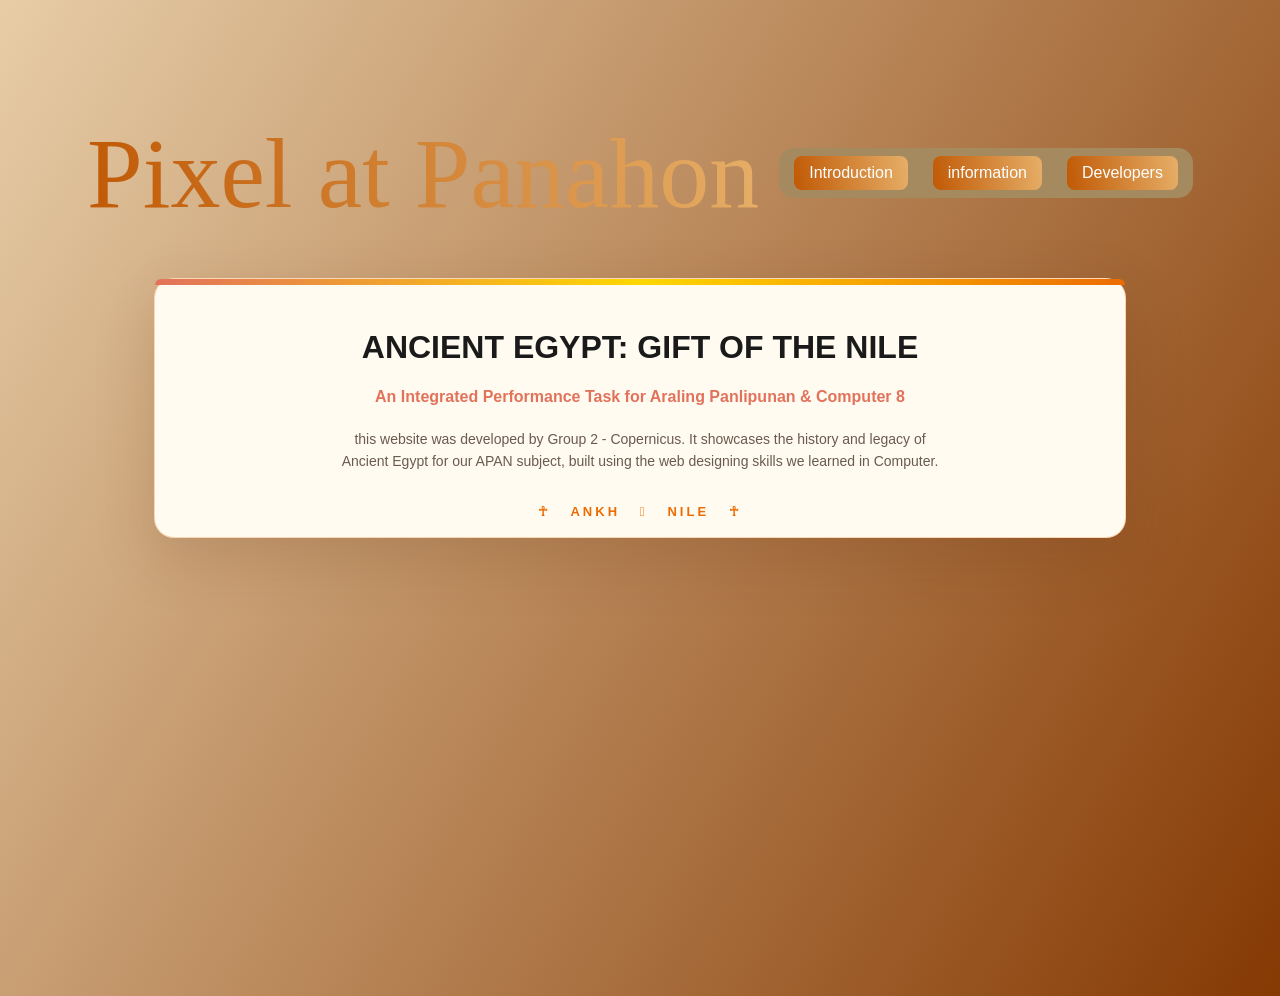
<file: index.html>
<!DOCTYPE html>
<html lang="tl">
<head>
    <meta charset="utf-8">
     
    <title>Pixel at Panahaon</title>
    <link rel="icon" type="image/x-icon" href=" favicon.ico">
    <link rel=" stylesheet" href="style.css">
</head>
<body>

    <header class="floating-header">
    <div class="logo">Pixel at Panahon</div>
    <nav class="nav-links">
        <a href="index.html">Introduction</a>
        <a href="info.html" >information</a>
        <a href="dev.html">Developers</a>
    </nav>
    
    </header>
    
   
    <div class="index-container">
     <div class="index-card">
        <h1>ANCIENT EGYPT: GIFT OF THE NILE</h1>
        <p class="subtitle"> An Integrated Performance Task for Araling Panlipunan & Computer 8</p>
        <p class="description">this website was developed by Group 2 - Copernicus. It showcases the history and legacy of Ancient Egypt for our APAN subject, built using the web designing skills we learned in Computer. </p>
        <div class="glyphs">☥ &nbsp; ANKH &nbsp; 𓂀 &nbsp; NILE &nbsp; ☥</div>
  </div>
</div>
     </div>
    </div> 
</body>
</html>
</file>
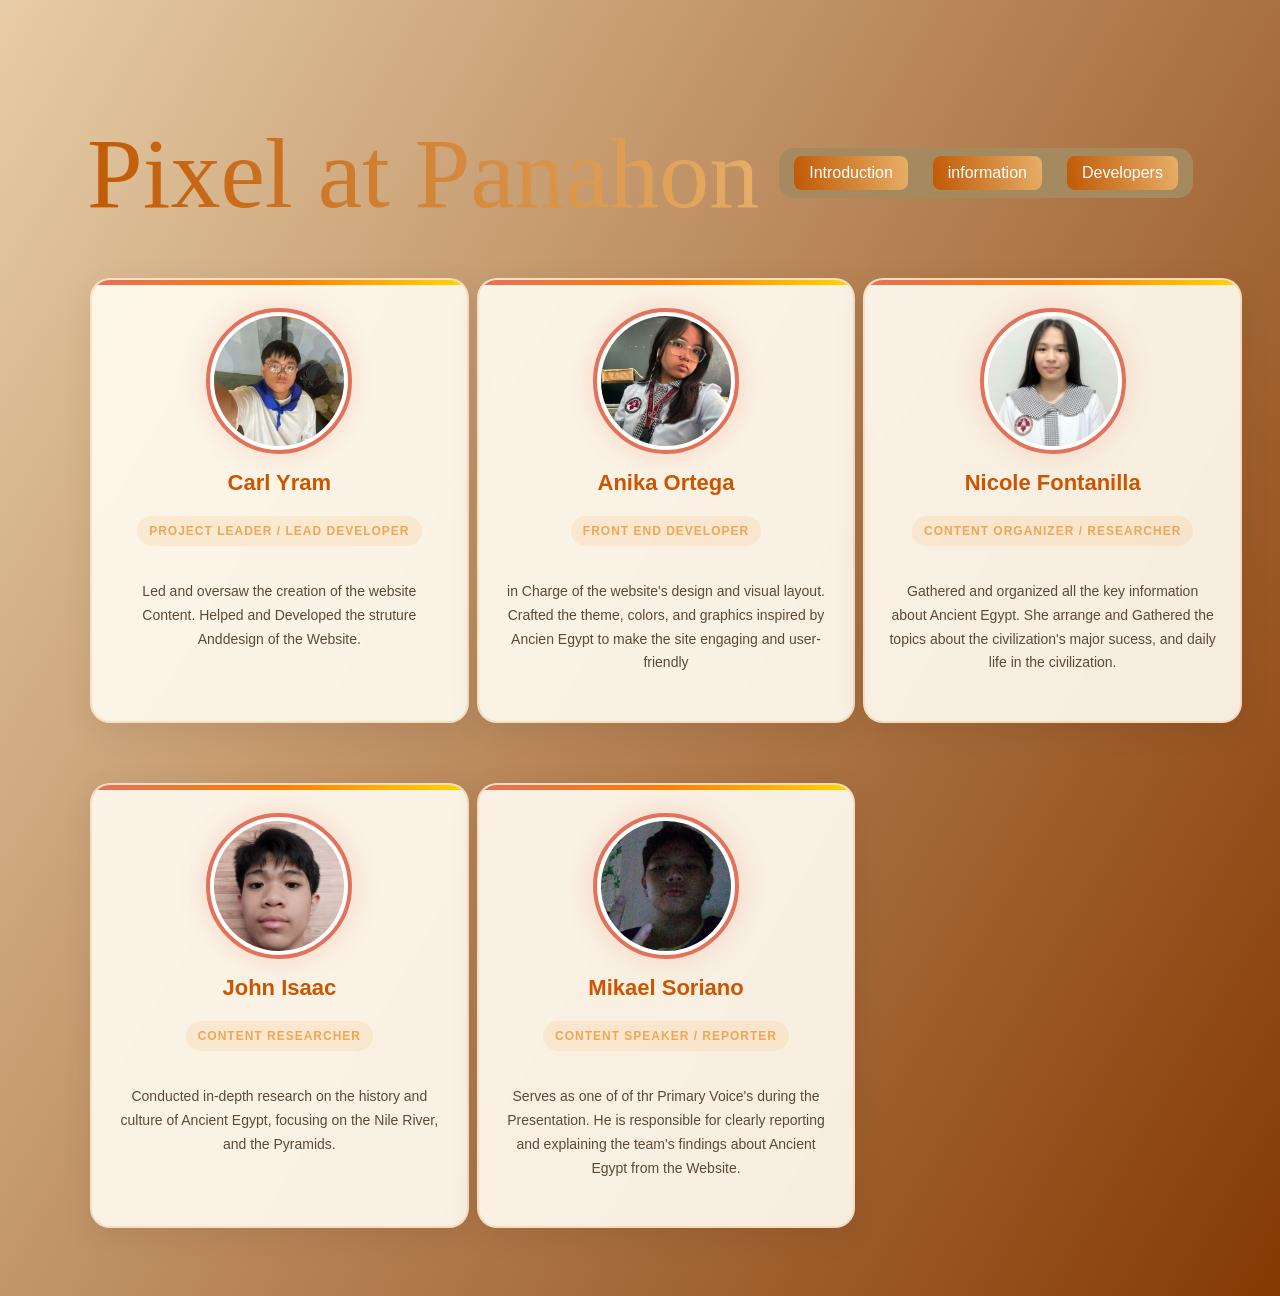
<file: dev.html>
<!DOCTYPE html>
<html lang="tl">
<head>
    <meta charset="utf-8">
    
    <title>Pixel at Panahaon</title>
    <link rel="icon" type="image/x-icon" href=" favicon.ico">
    <link rel=" stylesheet" href="style.css">
</head>
<body>

    <header class="floating-header">
    <div class="logo">Pixel at Panahon</div>
    <nav class="nav-links">
        <a href="index.html">Introduction</a>
        <a href="info.html">information</a>
        <a href="dev.html">Developers</a>
    </nav>
    
    </header>

    <div class="team-container">
    <div class="card">
        <img src="carldev.jpg" alt="Carl dev pic" class="avatar">
        <h2>Carl Yram</h2>
        <p class="role">PROJECT LEADER / LEAD DEVELOPER</p>
        <p class="desc">
            Led and oversaw the creation of the website Content.
            Helped and Developed the struture Anddesign of the Website.
        </p>
    </div>

    <div class="card">
        <img src="anikadev.jpg" alt="Anika dev pic" class="avatar">
        <h2>Anika Ortega</h2>
        <p class="role">FRONT END DEVELOPER</p>
        <p class="desc">
            in Charge of the website's design and 
            visual layout. Crafted the theme,
            colors, and graphics inspired by
            Ancien Egypt to make the site 
            engaging and user-friendly
        </p>
    </div>

    <div class="card">
        <img src="nicoledev.jpg" alt="Nicole dev pic" class="avatar">
        <h2>Nicole Fontanilla</h2>
        <p class="role">CONTENT ORGANIZER / RESEARCHER</p>
        <p class="desc">
           Gathered and organized all the key
           information about Ancient Egypt.
           She arrange and Gathered the topics
           about the civilization's major sucess, 
           and daily life in the civilization.
        </p>
    </div>

    <div class="card">
        <img src="isaacdev.jpg" alt="Isaac dev pic" class="avatar">
        <h2>John Isaac</h2>
        <p class="role">CONTENT RESEARCHER</p>
        <p class="desc">
            Conducted in-depth research on the
            history and culture of Ancient Egypt,
            focusing on the Nile River, and the 
            Pyramids.
        </p>
    </div>

    <div class="card">
        <img src="mikaeldev.jpg" alt="Mikael dev pic" class="avatar">
        <h2>Mikael Soriano</h2>
        <p class="role">CONTENT SPEAKER / REPORTER</p>
        <p class="desc">
            Serves as one of  of thr Primary
            Voice's during the Presentation.
            He is responsible for clearly 
            reporting and explaining the team's
            findings about Ancient Egypt from the Website.
        </p>
    </div>
</div>

</body>
</html>
</file>
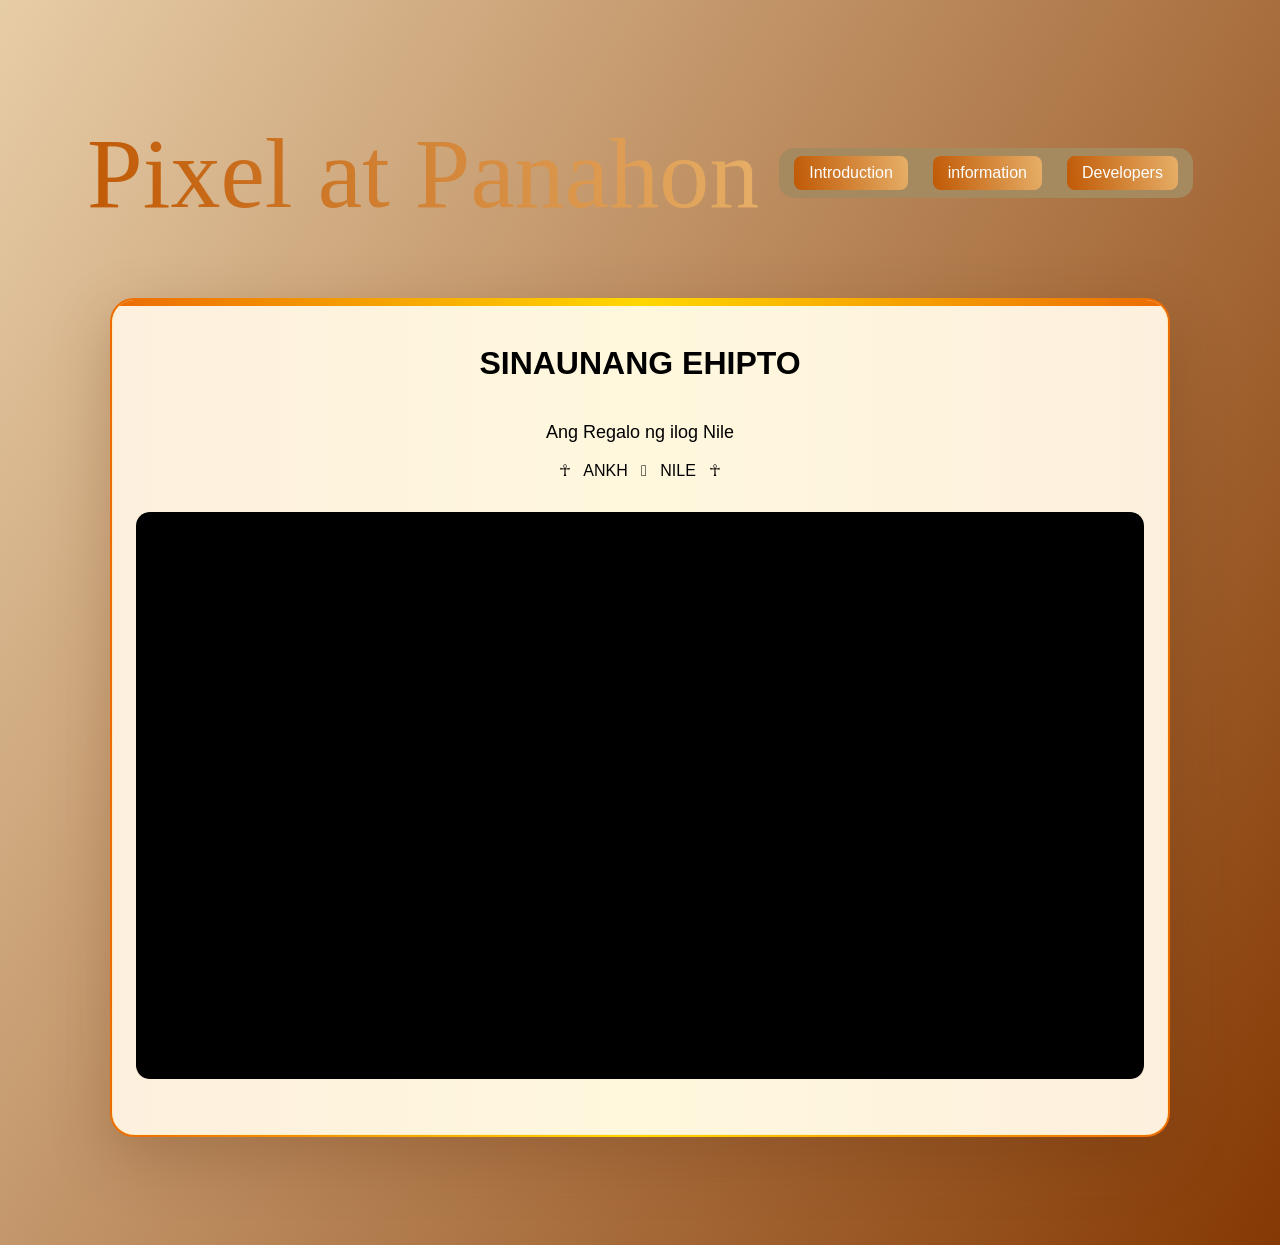
<file: info.html>
<!DOCTYPE html>
<html lang="tl">
<head>
    <meta charset="utf-8">
    
    <title>Pixel at Panahaon</title>
    <link rel="icon" type="image/x-icon" href=" favicon.ico">
    <link rel=" stylesheet" href="style.css">
</head>
<body>

    <header class="floating-header">
    <div class="logo">Pixel at Panahon</div>
    <nav class="nav-links">
        <a href="index.html">Introduction</a>
        <a href="info.html">information</a>
        <a href="dev.html">Developers</a>
    </nav>
    
    </header>

     <div class="cards-wrapper">
     <div class="info-card">
        <h1>SINAUNANG EHIPTO
        </h1>
        <p class="subtitle">Ang Regalo ng ilog Nile</p>
        <div class="glyphs">☥ &nbsp; ANKH &nbsp; 𓂀 &nbsp; NILE &nbsp; ☥</div>
        <p class="description">
           <div style="position:relative; width:100%; padding-bottom:56.25%; height:0; overflow:hidden; border-radius:12px;">
  <iframe src="https://1drv.ms/p/c/2D1FF7A0EC17379D/IQSNAqmyvAKvTp5ECKojRt7dAQKyxtUPY8mBy14MA1rA8XI?em=2&amp;wdAr=1.7777777777777777"
  style="position:absolute; top:0; left:0; width:100%; height:100%;"
  frameborder="0" allowfullscreen></iframe>
</div>
         </p>
     </div>
     
</body>
</html>
</file>
<file: style.css>
body{
   background: linear-gradient(120deg, #e7cda7 0%, #853903 100%);
    color: #fif5f9;
    min-height: 100vh;
    padding: 40px 20px;
}





.floating-header{
    display: flex;
    flex-direction: ;
    justify-content: center;
    align-items: center;
    gap: 20px;
    padding: 20px;
    height: 10vh;
    text-align: center;
    padding-top: 80px;
}
.logo{
    font-family:'Franklin Gothic Medium';
    font-size: 100px;
    padding-top: 0px;
    background: linear-gradient(80deg, #c05905 0%, #e6af68 100%);
    -webkit-background-clip: text;
    -webkit-text-fill-color: transparent;
}

.nav-links{
    display: flex;
    gap: 25px;
    background: #a5895f;
    padding: 8px 15px;
    border-radius: 15px;
}
.nav-links a{
    text-decoration: none;
    color: white;
    font-weight: 600px;
    font-size: 16px;
    padding: 8px 15px;
    border-radius: 8px;
    transition: 0.3s;
    background: linear-gradient(80deg, #c05905 0%, #e6af68 100%);
}
.nav-links a:hover{
    background: linear-gradient(100deg, #BF953F 0%, #FCF6BA 25%, #B38728 50%, #FBF5B7 75%, #AA771C 100%);
    color: #0F1B2D;
    transform: translateY(-2px);
}

.cards-wrapper {
  display: flex;
  flex-direction: column;
  justify-content: center;
  align-items: center;    
  gap: 24px; 
  flex-wrap: wrap; 
  padding: 40px 20px;
  min-height: 60vh; 
  margin-top: 100px;
}

/* MOBILE - CARD ONLY CENTERED WITH GAPS */
@media (max-width: 768px){
  .index-container{
    padding-left: 20px !important;
    padding-right: 20px !important;
    display: flex !important;
    justify-content: center !important;
  }

  .index-card{
    width: 100% !important;
    max-width: 100% !important;
    margin-left: auto !important;
    margin-right: auto !important;
    box-sizing: border-box !important;
  }
}

.index-card{
  background: #FFFBF0;
  border-radius: 20px;
  padding: 50px 60px 65px 60px; /* extra bottom space for glyphs */
  text-align: center;

  width: 100%;
  max-width: 850px;
  margin: 40px auto;
  flex: none;

  border: 1px solid rgba(236, 108, 4, 0.25);
  box-shadow: 0 20px 60px rgba(92,44,12,0.18);
  position: relative;
  overflow: visible;

  display: flex;
  flex-direction: column;
  justify-content: center;
  align-items: center; /* THIS centers subtitle */
  gap: 18px;
}

/* Gold top line */
.index-card::before{
  content: "";
  position: absolute;
  top: 0; left: 0; width: 100%; height: 6px;
  background: linear-gradient(90deg, #E2725B, #FFD700, #ec6c04);
  border-radius: 20px 20px 0 0;
}

/* TITLE - centered */
.index-card h1{
  width: 100%;
  text-align: center;
  font-size: 32px;
  font-weight: 900;
  color: #1a1a1a;
  margin: 0;
}

/* SUBTITLE - NOW FORCED CENTER */
.index-card h3,
.index-card .subtitle,
.index-card p.subtitle{
  width: 100%;
  text-align: center !important;
  display: block;
  font-size: 16px;
  font-weight: 700;
  color: #E2725B;
  margin: 0 auto;
}

/* DESCRIPTION - centered */
.index-card p{
  width: 100%;
  text-align: center;
  font-size: 14px;
  color: #6b5a4f;
  line-height: 1.6;
  max-width: 600px;
  margin: 0 auto;
}

.index-card .glyphs{
  position: absolute;
  bottom: 18px;
  left: 0;
  width: 100%;
  text-align: center;
  font-size: 13px;
  letter-spacing: 3px;
  color: #ec6c04;
  font-weight: 800;
  opacity: 1;
}

.info-card{
  background: rgba(255, 251, 240, 0.92);
  backdrop-filter: blur(12px);
  border-radius: 24px;
  padding: 24px;
  text-align: center;

  /* Make it full width and centered */
  width: 100%;
  max-width: 1050px;
  margin: 20px auto;
  min-width: auto;

  /* EGYPTIAN GOLD FRAME */
  border: 2px solid transparent;
  background-image: 
    linear-gradient(rgba(255,251,240,0.92), rgba(255,251,240,0.92)),
    linear-gradient(90deg, #ec6c04, #FFD700, #ec6c04);
  background-origin: border-box;
  background-clip: padding-box, border-box;
  box-shadow: 
    0 20px 60px rgba(92, 44, 12, 0.25),
    0 0 0 1px rgba(255, 215, 0, 0.15) inset;

  display: flex;
  flex-direction: column;
  position: relative;
  overflow: hidden;
  transition: all 0.4s ease;
}

/* Top gold bar like a temple */
.info-card::before{
  content: "";
  position: absolute;
  top: 0; left: 0;
  width: 100%; height: 6px;
  background: linear-gradient(90deg, #ec6c04, #FFD700, #ec6c04);
}

/* Make your PowerPoint look good inside */
.info-card iframe{
  width: 100%;
  height: 580px;
  border: none;
  border-radius: 14px;
  background: #000;
  box-shadow: 0 10px 30px rgba(0,0,0,0.2);
}

.info-card:hover{
  transform: translateY(-8px);
  box-shadow: 
    0 30px 80px rgba(236, 108, 4, 0.35),
    0 0 50px rgba(255, 215, 0, 0.2);
  border-color: #FFD700;
}

* {
    font-family: 'Segoe UI', Arial, sans-serif;
}

.team-container {
  padding: 20px;
  display: grid;
  grid-template-columns: repeat(auto-fit, minmax(280px, 1fr));
  justify-content: center;
  gap: 60px;
  max-width: 1100px;
  padding-top: 40px;
  margin: 0 auto;
}

.card {
  background: rgba(255, 251, 240, 0.92);
  backdrop-filter: blur(10px);
  border: 2px solid rgba(232, 141, 53, 0.2);
  border-radius: 20px;
  padding: 32px 24px;
  width: 100%;
  max-width: 340px;
  margin: 0 auto;
  text-align: center;
  box-shadow: 0 8px 32px rgba(0,0,0,0.08);
  transition: all 0.4s ease;
  position: relative;
  overflow: hidden;
  animation: fadeUp 0.6s ease forwards;
}

/* Gold top line like Egyptian temple */
.card::before {
  content: "";
  position: absolute;
  top: 0;
  left: 0;
  width: 100%;
  height: 5px;
  background: linear-gradient(90deg, #E2725B, #ff7c01, gold);
}

.avatar {
  width: 130px;
  height: 130px;
  border-radius: 50%;
  border: 4px solid #fff;
  outline: 4px solid #E2725B;
  object-fit: cover;
  margin: 0 auto 20px;
  display: block;
  box-shadow: 0 0 30px rgba(232,114,91,0.3);
  transition: all 0.4s ease;
}

.card h2 {
  color: #CC5500;
  font-size: 22px;
  font-weight: 800;
  margin-bottom: 8px;
}

.card .role {
  color: #eea756;
  font-size: 12px;
  font-weight: 700;
  text-transform: uppercase;
  letter-spacing: 1px;
  margin-bottom: 20px;
  line-height: 1.5;
  background: rgba(238, 167, 86, 0.15);
  display: inline-block;
  padding: 6px 12px;
  border-radius: 20px;
}

.card .desc {
  color: #5C4A37;
  font-size: 14px;
  line-height: 1.7;
}

.card:hover{
  transform: translateY(-12px);
  border-color: #ff7c01;
  box-shadow: 0 20px 50px rgba(232,141,53,0.25);
}

.card:hover .avatar {
  transform: scale(1.08) rotate(2deg);
  outline-color: gold;
}

@keyframes fadeUp {
  from { opacity:0; transform: translateY(30px); }
  to { opacity:1; transform: translateY(0); }
}

.card:nth-child(1) { animation-delay: 0.1s; }
.card:nth-child(2) { animation-delay: 0.2s; }
.card:nth-child(3) { animation-delay: 0.3s; }
.card:nth-child(4) { animation-delay: 0.4s; }
.card:nth-child(5) { animation-delay: 0.5s; }

.subtitle{
    font-family: 'Franklin Gothic Medium', 'Arial Narrow', Arial, sans-serif;
    font-size: large;
}

/* FIX FOR MOBILE */
.cards-wrapper {
  width: 95% !important;
  max-width: 1100px;
  margin: 0 auto;
  box-sizing: border-box;
}

.info-card {
  width: 100% !important;
  max-width: 100% !important;
  box-sizing: border-box;
  overflow: hidden;
}

@media (max-width: 768px) {
  .floating-header {
    flex-direction: column;
    padding: 10px;
  }
  .cards-wrapper {
    width: 95% !important;
    margin-top: 20px;
  }
  .info-card {
    padding: 15px !important;
  }
  .info-card h1 {
    font-size: 22px !important;
  }
}
</file>
